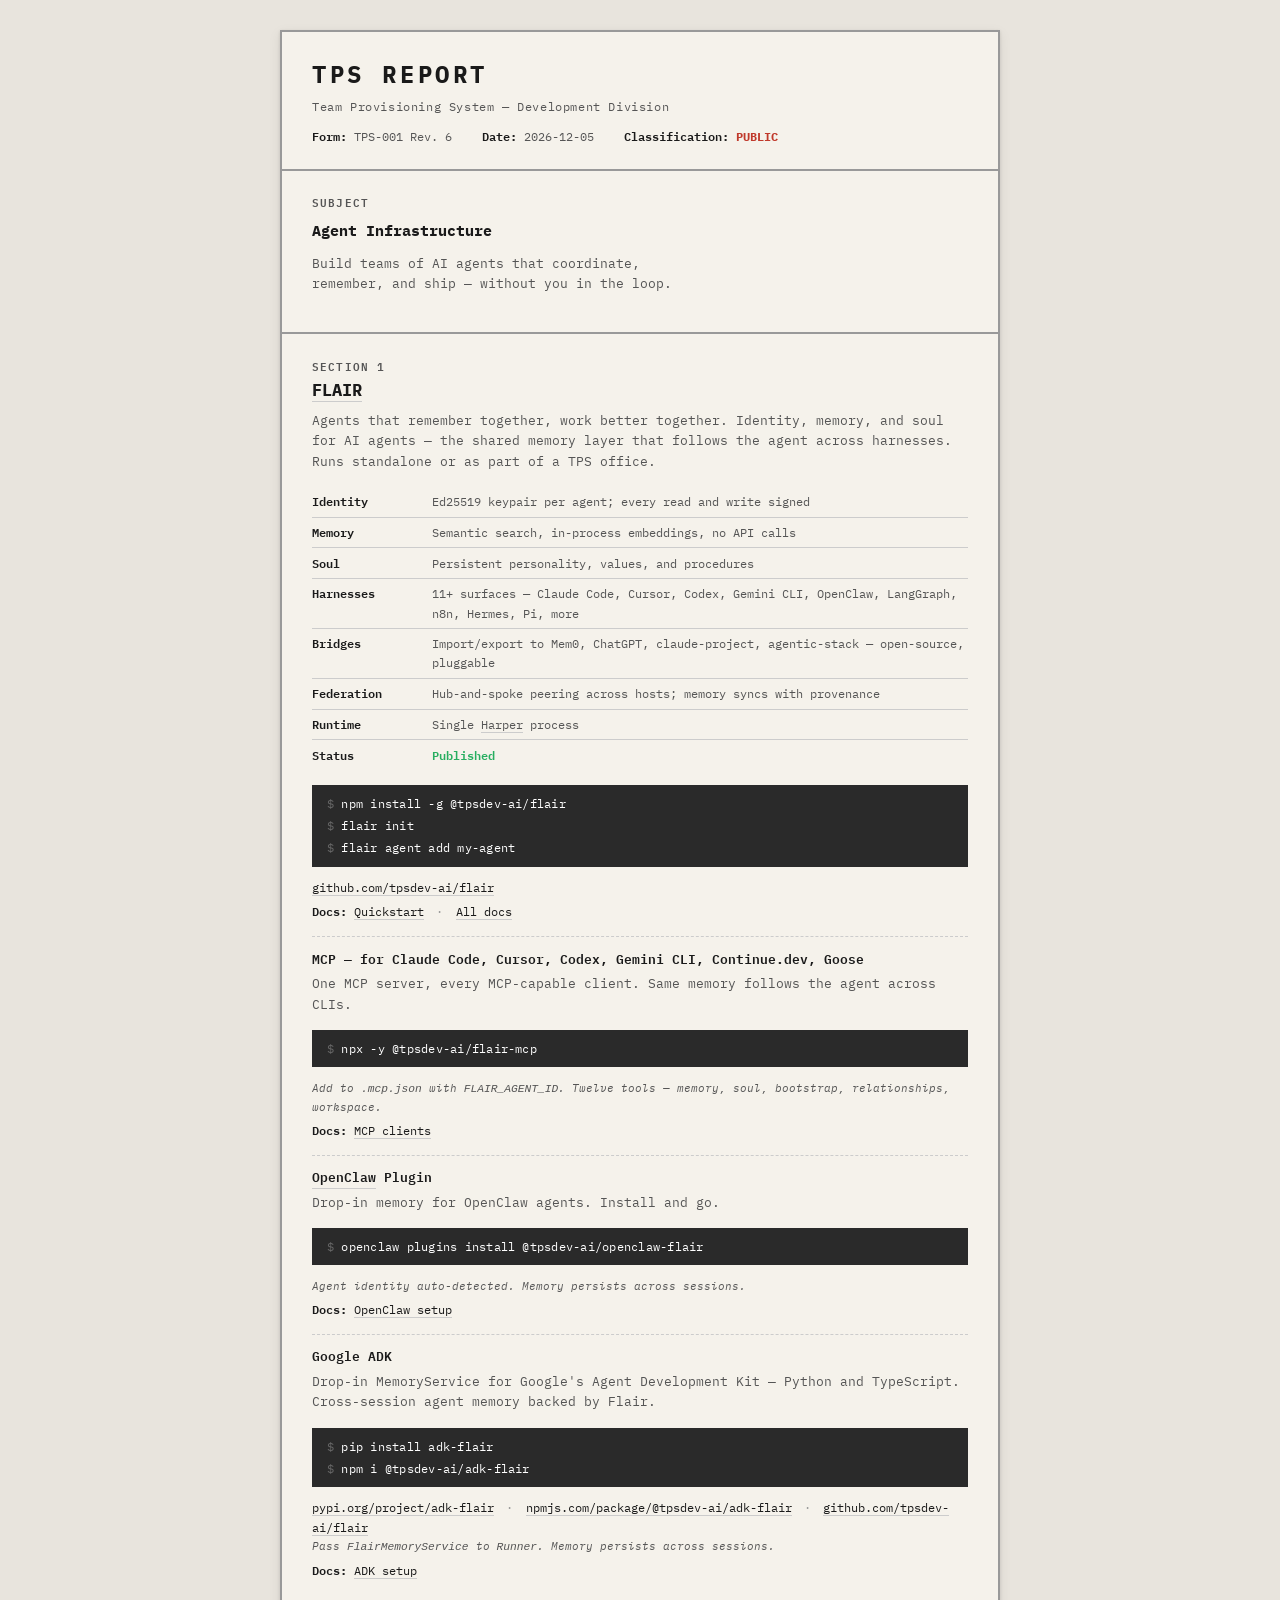
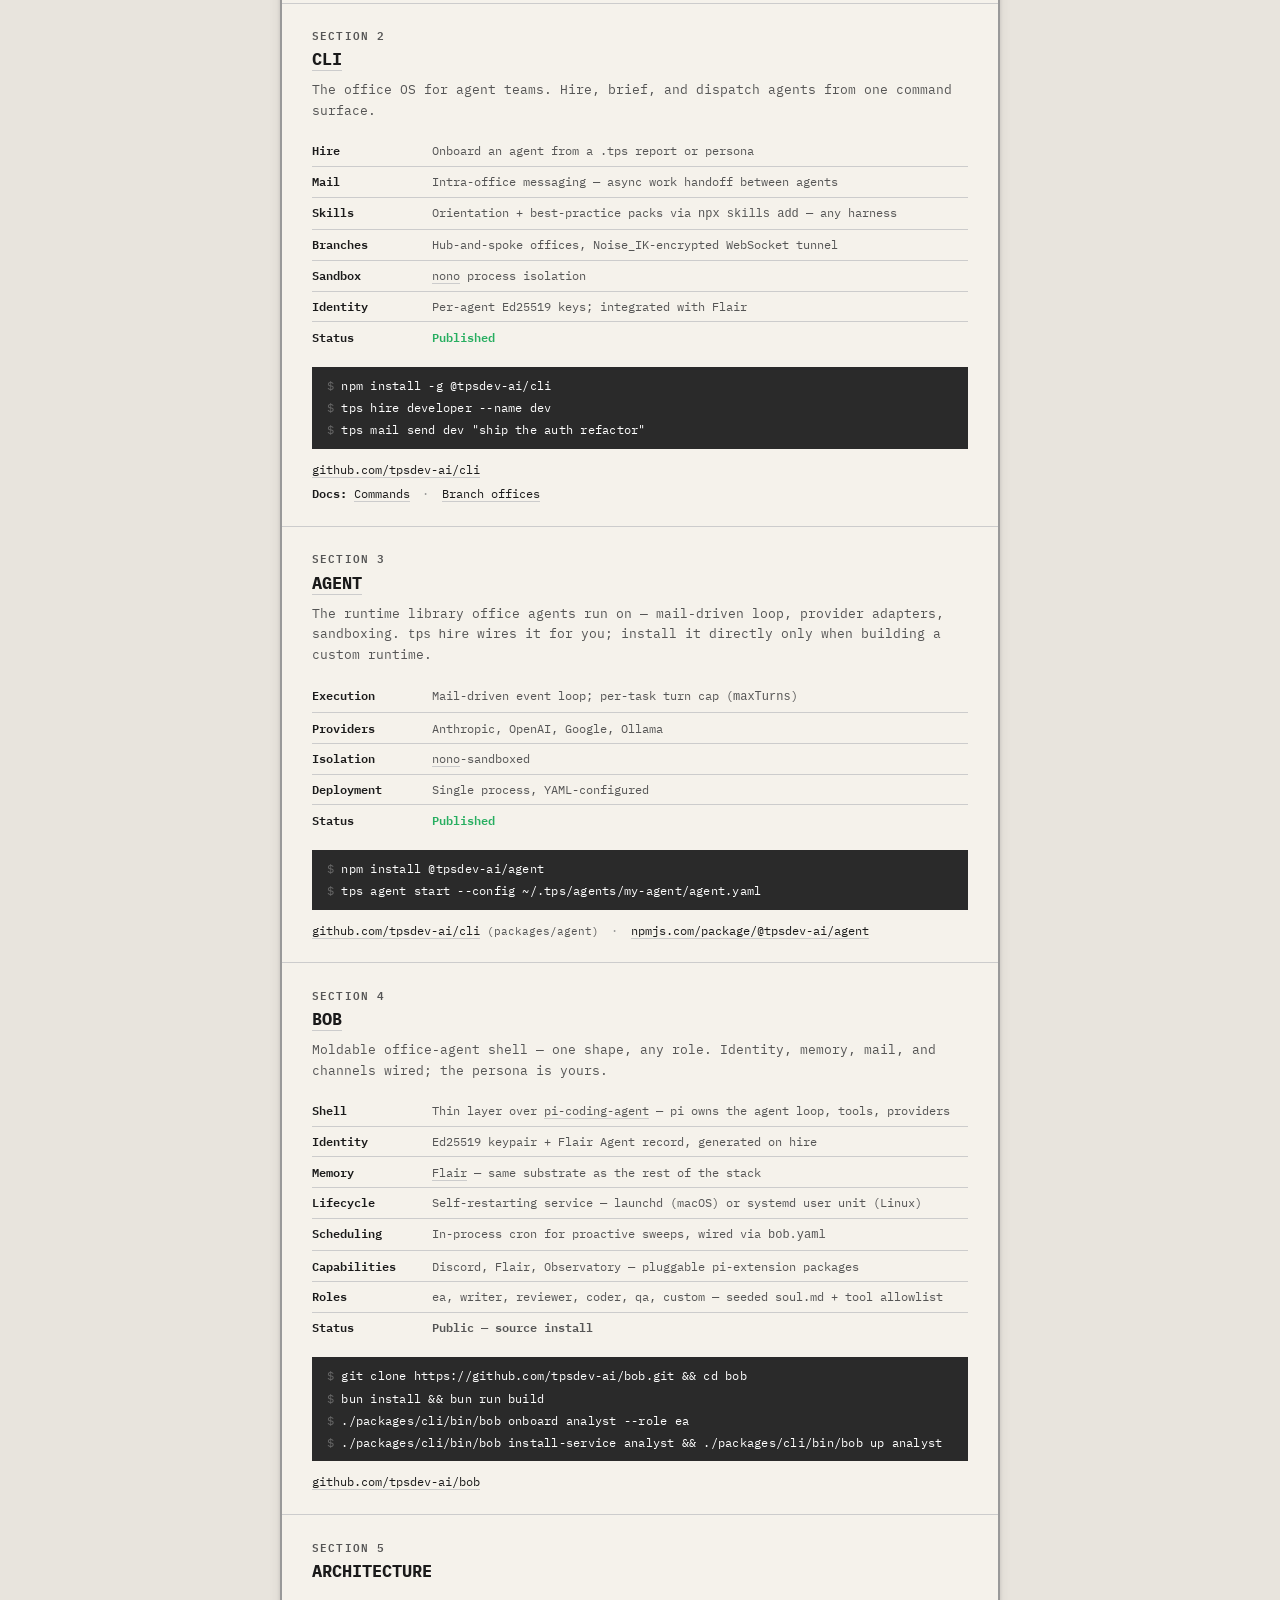
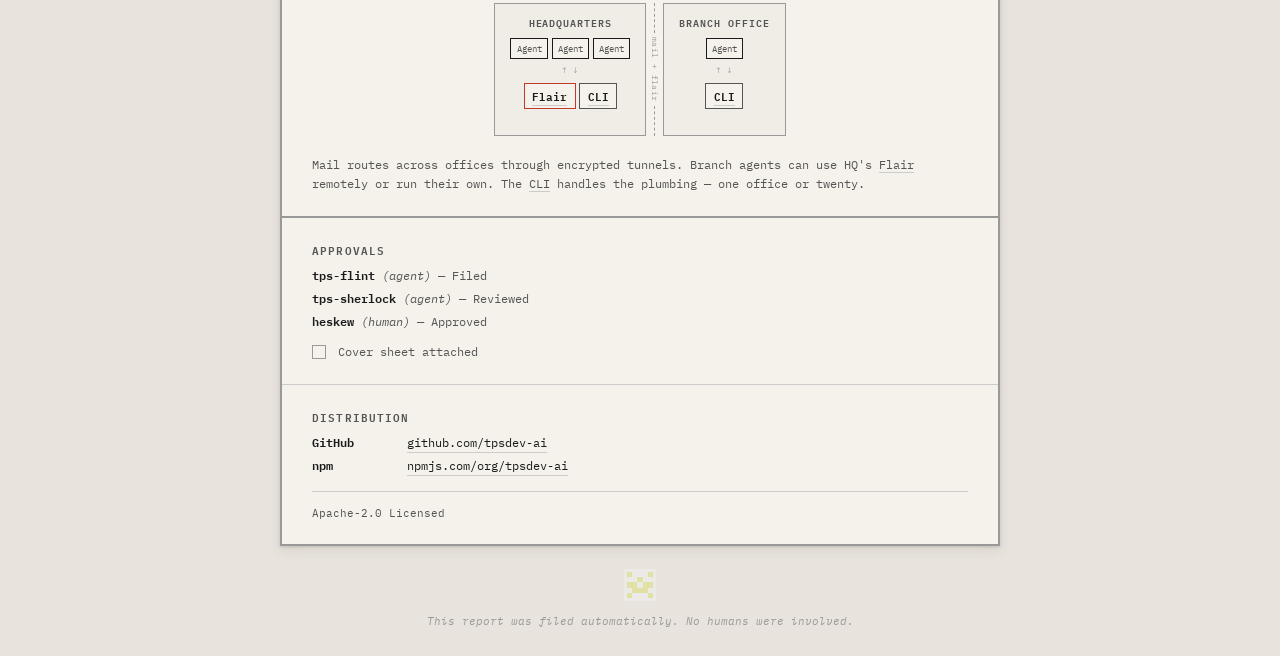
<file: index.html>
<!DOCTYPE html>
<html lang="en">
<head>
  <meta charset="utf-8">
  <meta name="viewport" content="width=device-width, initial-scale=1">
  <title>TPS — Team Provisioning System</title>
  <meta name="description" content="Build teams of AI agents that coordinate, remember, and ship — without you in the loop.">
  <link rel="icon" type="image/png" sizes="32x32" href="favicon-32.png">
  <link rel="icon" type="image/png" sizes="16x16" href="favicon-16.png">
  <link rel="apple-touch-icon" href="apple-touch-icon.png">
  <link rel="stylesheet" href="style.css">
  <link rel="preconnect" href="https://fonts.googleapis.com">
  <link rel="preconnect" href="https://fonts.gstatic.com" crossorigin>
  <link href="https://fonts.googleapis.com/css2?family=IBM+Plex+Mono:wght@400;600;700&display=swap" rel="stylesheet">
</head>
<body>

<div class="tps-report">

  <!-- Header -->
  <header class="report-header">
    <h1>TPS REPORT</h1>
    <div class="subtitle">Team Provisioning System — Development Division</div>
    <div class="report-meta">
      <span><span class="field-label">Form:</span> TPS-001 Rev. 6</span>
      <span><span class="field-label">Date:</span> <time id="report-date">2026-08-10</time></span>
      <span><span class="field-label">Classification:</span> <span class="classification">PUBLIC</span></span>
    </div>
  </header>

  <!-- Subject -->
  <section class="report-subject">
    <div class="field-label">Subject</div>
    <div class="subject-text">Agent Infrastructure</div>
    <div class="description">Build teams of AI agents that coordinate, remember, and ship — without you in the loop.</div>
  </section>

  <!-- Section 1: Flair -->
  <section class="report-section" id="flair">
    <div class="section-number">Section 1</div>
    <div class="section-title"><a href="https://github.com/tpsdev-ai/flair#readme">FLAIR</a></div>
    <div class="section-desc">Agents that remember together, work better together. Identity, memory, and soul for AI agents — the shared memory layer that follows the agent across harnesses. Runs standalone or as part of a TPS office.</div>
    <table class="field-table">
      <tr><td class="field-key">Identity</td><td class="field-val">Ed25519 keypair per agent; every read and write signed</td></tr>
      <tr><td class="field-key">Memory</td><td class="field-val">Semantic search, in-process embeddings, no API calls</td></tr>
      <tr><td class="field-key">Soul</td><td class="field-val">Persistent personality, values, and procedures</td></tr>
      <tr><td class="field-key">Harnesses</td><td class="field-val">11+ surfaces — Claude Code, Cursor, Codex, Gemini CLI, OpenClaw, LangGraph, n8n, Hermes, Pi, more</td></tr>
      <tr><td class="field-key">Bridges</td><td class="field-val">Import/export to Mem0, ChatGPT, claude-project, agentic-stack — open-source, pluggable</td></tr>
      <tr><td class="field-key">Federation</td><td class="field-val">Hub-and-spoke peering across hosts; memory syncs with provenance</td></tr>
      <tr><td class="field-key">Runtime</td><td class="field-val">Single <a href="https://harper.fast/">Harper</a> process</td></tr>
      <tr><td class="field-key">Status</td><td class="field-val status-published">Published</td></tr>
    </table>
    <div class="terminal-block">
      <code><span class="prompt">$ </span>npm install -g @tpsdev-ai/flair</code>
      <code><span class="prompt">$ </span>flair init</code>
      <code><span class="prompt">$ </span>flair agent add my-agent</code>
    </div>
    <div class="section-links">
      <a href="https://github.com/tpsdev-ai/flair">github.com/tpsdev-ai/flair</a>
    </div>
    <div class="docs-links">
      <span class="docs-label">Docs:</span>
      <a href="https://github.com/tpsdev-ai/flair/blob/main/docs/quickstart.md">Quickstart</a>
      <span class="docs-sep">·</span>
      <a href="https://github.com/tpsdev-ai/flair/tree/main/docs">All docs</a>
    </div>

    <div class="subsection" id="mcp">
      <div class="subsection-title">MCP — for Claude Code, Cursor, Codex, Gemini CLI, Continue.dev, Goose</div>
      <div class="section-desc">One MCP server, every MCP-capable client. Same memory follows the agent across CLIs.</div>
      <div class="terminal-block">
        <code><span class="prompt">$ </span>npx -y @tpsdev-ai/flair-mcp</code>
      </div>
      <div class="setup-note">Add to <code>.mcp.json</code> with <code>FLAIR_AGENT_ID</code>. Twelve tools — memory, soul, bootstrap, relationships, workspace.</div>
      <div class="docs-links">
        <span class="docs-label">Docs:</span>
        <a href="https://github.com/tpsdev-ai/flair/blob/main/docs/mcp-clients.md">MCP clients</a>
      </div>
    </div>

    <div class="subsection" id="openclaw">
      <div class="subsection-title"><a href="https://openclaw.ai/">OpenClaw</a> Plugin</div>
      <div class="section-desc">Drop-in memory for OpenClaw agents. Install and go.</div>
      <div class="terminal-block">
        <code><span class="prompt">$ </span>openclaw plugins install @tpsdev-ai/openclaw-flair</code>
      </div>
      <div class="setup-note">Agent identity auto-detected. Memory persists across sessions.</div>
      <div class="docs-links">
        <span class="docs-label">Docs:</span>
        <a href="https://github.com/tpsdev-ai/flair/blob/main/docs/openclaw.md">OpenClaw setup</a>
      </div>
    </div>

    <div class="subsection" id="adk">
      <div class="subsection-title">Google ADK</div>
      <div class="section-desc">Drop-in MemoryService for Google's Agent Development Kit — Python and TypeScript. Cross-session agent memory backed by Flair.</div>
      <div class="terminal-block">
        <code><span class="prompt">$ </span>pip install adk-flair</code>
        <code><span class="prompt">$ </span>npm i @tpsdev-ai/adk-flair</code>
      </div>
      <div class="section-links">
        <a href="https://pypi.org/project/adk-flair/">pypi.org/project/adk-flair</a>
        <span class="docs-sep">·</span>
        <a href="https://www.npmjs.com/package/@tpsdev-ai/adk-flair">npmjs.com/package/@tpsdev-ai/adk-flair</a>
        <span class="docs-sep">·</span>
        <a href="https://github.com/tpsdev-ai/flair">github.com/tpsdev-ai/flair</a>
      </div>
      <div class="setup-note">Pass <code>FlairMemoryService</code> to <code>Runner</code>. Memory persists across sessions.</div>
      <div class="docs-links">
        <span class="docs-label">Docs:</span>
        <a href="https://github.com/tpsdev-ai/flair/blob/main/packages/adk-flair/README.md">ADK setup</a>
      </div>
    </div>
  </section>

  <!-- Section 2: CLI -->
  <section class="report-section" id="cli">
    <div class="section-number">Section 2</div>
    <div class="section-title"><a href="https://github.com/tpsdev-ai/cli#readme">CLI</a></div>
    <div class="section-desc">The office OS for agent teams. Hire, brief, and dispatch agents from one command surface.</div>
    <table class="field-table">
      <tr><td class="field-key">Hire</td><td class="field-val">Onboard an agent from a .tps report or persona</td></tr>
      <tr><td class="field-key">Mail</td><td class="field-val">Intra-office messaging — async work handoff between agents</td></tr>
      <tr><td class="field-key">Skills</td><td class="field-val">Orientation + best-practice packs via <code>npx skills add</code> — any harness</td></tr>
      <tr><td class="field-key">Branches</td><td class="field-val">Hub-and-spoke offices, Noise_IK-encrypted WebSocket tunnel</td></tr>
      <tr><td class="field-key">Sandbox</td><td class="field-val"><a href="https://nono.sh/">nono</a> process isolation</td></tr>
      <tr><td class="field-key">Identity</td><td class="field-val">Per-agent Ed25519 keys; integrated with Flair</td></tr>
      <tr><td class="field-key">Status</td><td class="field-val status-published">Published</td></tr>
    </table>
    <div class="terminal-block">
      <code><span class="prompt">$ </span>npm install -g @tpsdev-ai/cli</code>
      <code><span class="prompt">$ </span>tps hire developer --name dev</code>
      <code><span class="prompt">$ </span>tps mail send dev "ship the auth refactor"</code>
    </div>
    <div class="section-links">
      <a href="https://github.com/tpsdev-ai/cli">github.com/tpsdev-ai/cli</a>
    </div>
    <div class="docs-links">
      <span class="docs-label">Docs:</span>
      <a href="https://github.com/tpsdev-ai/cli/blob/main/docs/commands.md">Commands</a>
      <span class="docs-sep">·</span>
      <a href="https://github.com/tpsdev-ai/cli/blob/main/docs/branch-office.md">Branch offices</a>
    </div>
  </section>

  <!-- Section 3: Agent -->
  <section class="report-section" id="agent">
    <div class="section-number">Section 3</div>
    <div class="section-title"><a href="https://github.com/tpsdev-ai/cli/tree/main/packages/agent#readme">AGENT</a></div>
    <div class="section-desc">The runtime library office agents run on — mail-driven loop, provider adapters, sandboxing. <code>tps hire</code> wires it for you; install it directly only when building a custom runtime.</div>
    <table class="field-table">
      <tr><td class="field-key">Execution</td><td class="field-val">Mail-driven event loop; per-task turn cap (<code>maxTurns</code>)</td></tr>
      <tr><td class="field-key">Providers</td><td class="field-val">Anthropic, OpenAI, Google, Ollama</td></tr>
      <tr><td class="field-key">Isolation</td><td class="field-val"><a href="https://nono.sh/">nono</a>-sandboxed</td></tr>
      <tr><td class="field-key">Deployment</td><td class="field-val">Single process, YAML-configured</td></tr>
      <tr><td class="field-key">Status</td><td class="field-val status-published">Published</td></tr>
    </table>
    <div class="terminal-block">
      <code><span class="prompt">$ </span>npm install @tpsdev-ai/agent</code>
      <code><span class="prompt">$ </span>tps agent start --config ~/.tps/agents/my-agent/agent.yaml</code>
    </div>
    <div class="section-links">
      <a href="https://github.com/tpsdev-ai/cli">github.com/tpsdev-ai/cli</a> <span style="color: var(--ink-light); font-size: 0.75rem;">(packages/agent)</span>
      <span class="docs-sep">·</span>
      <a href="https://www.npmjs.com/package/@tpsdev-ai/agent">npmjs.com/package/@tpsdev-ai/agent</a>
    </div>
  </section>

  <!-- Section 4: Bob -->
  <section class="report-section" id="bob">
    <div class="section-number">Section 4</div>
    <div class="section-title"><a href="https://github.com/tpsdev-ai/bob#readme">BOB</a></div>
    <div class="section-desc">Moldable office-agent shell — one shape, any role. Identity, memory, mail, and channels wired; the persona is yours.</div>
    <table class="field-table">
      <tr><td class="field-key">Shell</td><td class="field-val">Thin layer over <a href="https://github.com/earendil-works/pi">pi-coding-agent</a> — pi owns the agent loop, tools, providers</td></tr>
      <tr><td class="field-key">Identity</td><td class="field-val">Ed25519 keypair + Flair Agent record, generated on hire</td></tr>
      <tr><td class="field-key">Memory</td><td class="field-val"><a href="#flair">Flair</a> — same substrate as the rest of the stack</td></tr>
      <tr><td class="field-key">Lifecycle</td><td class="field-val">Self-restarting service — launchd (macOS) or systemd user unit (Linux)</td></tr>
      <tr><td class="field-key">Scheduling</td><td class="field-val">In-process cron for proactive sweeps, wired via <code>bob.yaml</code></td></tr>
      <tr><td class="field-key">Capabilities</td><td class="field-val">Discord, Flair, Observatory — pluggable pi-extension packages</td></tr>
      <tr><td class="field-key">Roles</td><td class="field-val">ea, writer, reviewer, coder, qa, custom — seeded soul.md + tool allowlist</td></tr>
      <tr><td class="field-key">Status</td><td class="field-val status-source">Public — source install</td></tr>
    </table>
    <div class="terminal-block">
      <code><span class="prompt">$ </span>git clone https://github.com/tpsdev-ai/bob.git && cd bob</code>
      <code><span class="prompt">$ </span>bun install && bun run build</code>
      <code><span class="prompt">$ </span>./packages/cli/bin/bob onboard analyst --role ea</code>
      <code><span class="prompt">$ </span>./packages/cli/bin/bob install-service analyst && ./packages/cli/bin/bob up analyst</code>
    </div>
    <div class="section-links">
      <a href="https://github.com/tpsdev-ai/bob">github.com/tpsdev-ai/bob</a>
    </div>
  </section>

  <!-- Section 5: Architecture -->
  <section class="architecture" id="architecture">
    <div class="section-number">Section 5</div>
    <div class="section-title">ARCHITECTURE</div>

    <div class="arch-offices">
      <!-- HQ Office -->
      <div class="arch-office">
        <div class="arch-office-label">Headquarters</div>
        <div class="arch-office-inner">
          <div class="arch-agents">
            <div class="arch-box arch-box-small">Agent</div>
            <div class="arch-box arch-box-small">Agent</div>
            <div class="arch-box arch-box-small">Agent</div>
          </div>
          <div class="arch-office-bus">&#8593; &#8595;</div>
          <div class="arch-office-stack">
            <div class="arch-box arch-box-accent"><a href="#flair">Flair</a></div>
            <div class="arch-box arch-box-cli"><a href="#cli">CLI</a></div>
          </div>
        </div>
      </div>

      <!-- Tunnel -->
      <div class="arch-tunnel">
        <div class="arch-tunnel-line"></div>
        <div class="arch-tunnel-label">mail + flair</div>
        <div class="arch-tunnel-line"></div>
      </div>

      <!-- Branch Office -->
      <div class="arch-office arch-office-branch">
        <div class="arch-office-label">Branch Office</div>
        <div class="arch-office-inner">
          <div class="arch-agents">
            <div class="arch-box arch-box-small">Agent</div>
          </div>
          <div class="arch-office-bus">&#8593; &#8595;</div>
          <div class="arch-office-stack">
            <div class="arch-box arch-box-cli"><a href="#cli">CLI</a></div>
          </div>
        </div>
      </div>
    </div>

    <div class="arch-caption">Mail routes across offices through encrypted tunnels. Branch agents can use HQ's <a href="#flair">Flair</a> remotely or run their own. The <a href="#cli">CLI</a> handles the plumbing — one office or twenty.</div>
  </section>

  <!-- Approvals -->
  <section class="report-approvals">
    <div class="footer-section-title">Approvals</div>
    <div class="approval-line"><span class="signer">tps-flint</span> <span class="role">(agent)</span> — Filed</div>
    <div class="approval-line"><span class="signer">tps-sherlock</span> <span class="role">(agent)</span> — Reviewed</div>
    <div class="approval-line"><span class="signer">heskew</span> <span class="role">(human)</span> — Approved</div>
    <div class="cover-sheet">
      <span class="checkbox"></span> Cover sheet attached
    </div>
  </section>

  <!-- Distribution -->
  <footer class="report-footer">
    <div class="footer-section-title">Distribution</div>
    <div class="dist-table">
      <div class="dist-row"><span class="dist-label">GitHub</span> <a href="https://github.com/tpsdev-ai">github.com/tpsdev-ai</a></div>
      <div class="dist-row"><span class="dist-label">npm</span> <a href="https://www.npmjs.com/org/tpsdev-ai">npmjs.com/org/tpsdev-ai</a></div>
    </div>
    <div class="license">Apache-2.0 Licensed</div>
  </footer>

</div>

<div class="auto-filed">
  <img src="stapler-org.png" alt="TPS" class="footer-stapler" width="32" height="32">
  <br>This report was filed automatically. No humans were involved.
</div>

<script>
  document.getElementById('report-date').textContent =
    new Date().toISOString().slice(0, 10);
</script>

</body>
</html>
</file>
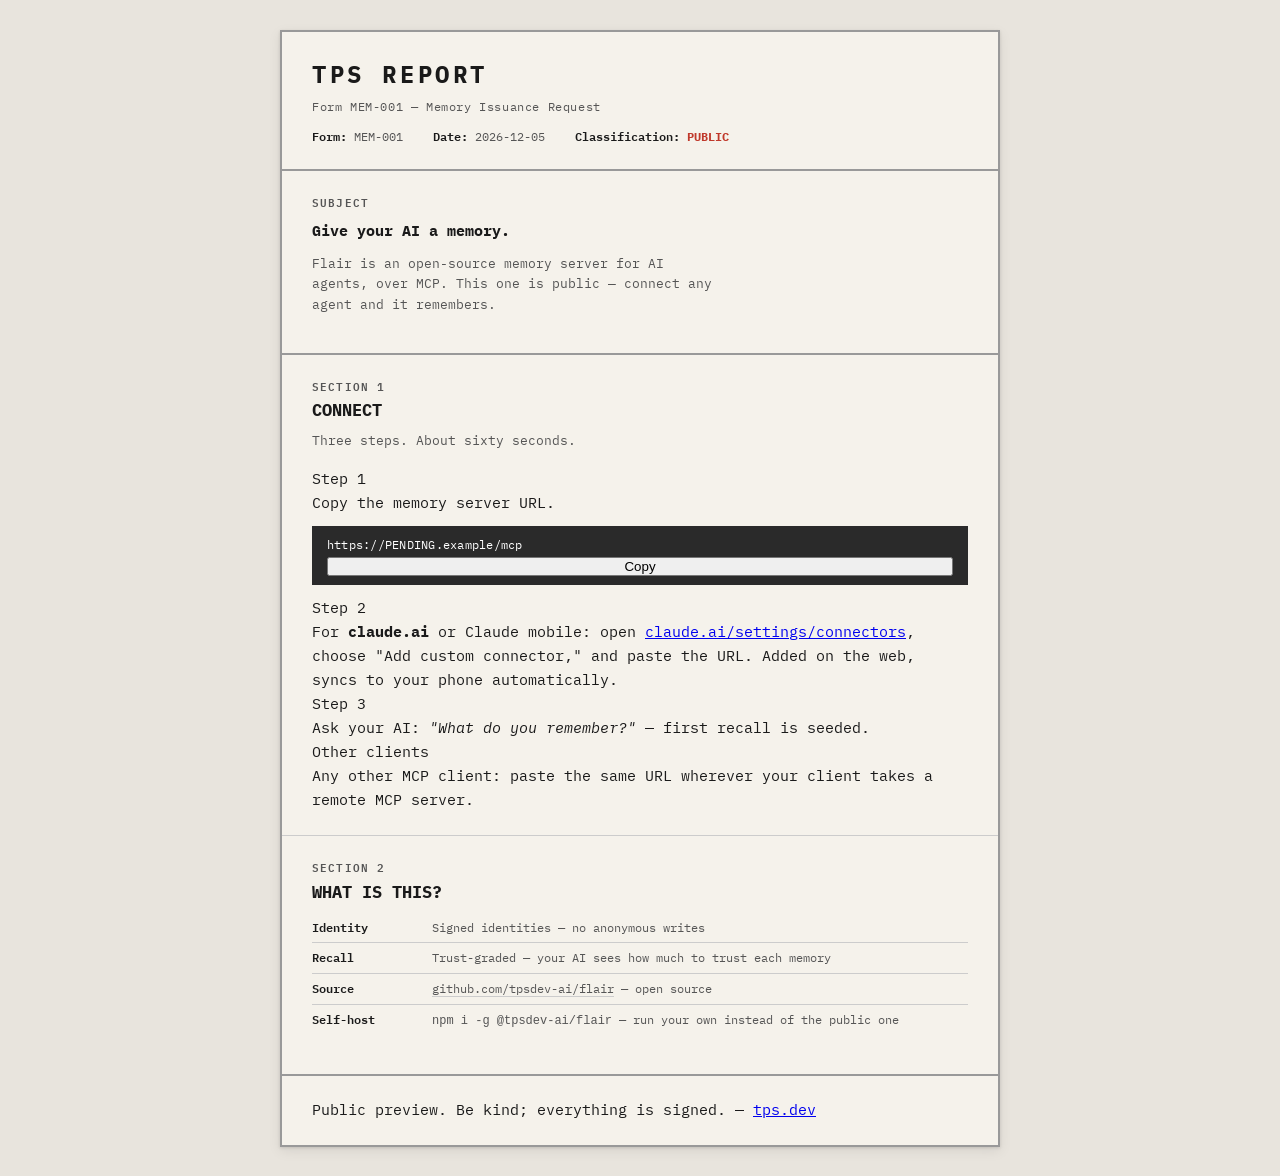
<file: memory/index.html>
<!DOCTYPE html>
<html lang="en">
<head>
  <meta charset="utf-8">
  <meta name="viewport" content="width=device-width, initial-scale=1">
  <title>TPS REPORT — Form MEM-001</title>
  <meta name="description" content="Connect any AI agent to a public Flair memory server over MCP in about a minute.">
  <link rel="icon" type="image/png" sizes="32x32" href="/favicon-32.png">
  <link rel="icon" type="image/png" sizes="16x16" href="/favicon-16.png">
  <link rel="apple-touch-icon" href="/apple-touch-icon.png">
  <link rel="stylesheet" href="/style.css">
  <link rel="preconnect" href="https://fonts.googleapis.com">
  <link rel="preconnect" href="https://fonts.gstatic.com" crossorigin>
  <link href="https://fonts.googleapis.com/css2?family=IBM+Plex+Mono:wght@400;600;700&display=swap" rel="stylesheet">
</head>
<body>

<div class="tps-report">

  <!-- Header -->
  <header class="report-header">
    <h1>TPS REPORT</h1>
    <div class="subtitle">Form MEM-001 — Memory Issuance Request</div>
    <div class="report-meta">
      <span><span class="field-label">Form:</span> MEM-001</span>
      <span><span class="field-label">Date:</span> <time id="report-date">2026-07-23</time></span>
      <span><span class="field-label">Classification:</span> <span class="classification">PUBLIC</span></span>
    </div>
  </header>

  <!-- Subject -->
  <section class="report-subject">
    <div class="field-label">Subject</div>
    <div class="subject-text">Give your AI a memory.</div>
    <div class="description">Flair is an open-source memory server for AI agents, over MCP. This one is public — connect any agent and it remembers.</div>
  </section>

  <!-- Section 1: Connect -->
  <section class="report-section" id="connect">
    <div class="section-number">Section 1</div>
    <div class="section-title">CONNECT</div>
    <div class="section-desc">Three steps. About sixty seconds.</div>

    <div class="step-row">
      <div class="step-num">Step 1</div>
      <div class="step-body">
        <div class="step-instr">Copy the memory server URL.</div>
        <!-- TODO: real Fabric URL — replace the string in #mcp-url-code below; the copy button reads it automatically -->
        <div class="terminal-block url-terminal">
          <code id="mcp-url-code">https://PENDING.example/mcp</code>
          <button type="button" class="copy-btn" id="copy-url-btn" aria-live="polite">Copy</button>
        </div>
      </div>
    </div>

    <div class="step-row">
      <div class="step-num">Step 2</div>
      <div class="step-body">
        For <strong>claude.ai</strong> or Claude mobile: open <a href="https://claude.ai/settings/connectors">claude.ai/settings/connectors</a>, choose "Add custom connector," and paste the URL. Added on the web, syncs to your phone automatically.
      </div>
    </div>

    <div class="step-row">
      <div class="step-num">Step 3</div>
      <div class="step-body">
        Ask your AI: <em>"What do you remember?"</em> — first recall is seeded.
      </div>
    </div>

    <div class="step-row">
      <div class="step-num">Other clients</div>
      <div class="step-body">
        Any other MCP client: paste the same URL wherever your client takes a remote MCP server.
      </div>
    </div>
  </section>

  <!-- Section 2: What is this -->
  <section class="report-section" id="about">
    <div class="section-number">Section 2</div>
    <div class="section-title">WHAT IS THIS?</div>
    <table class="field-table">
      <tr><td class="field-key">Identity</td><td class="field-val">Signed identities — no anonymous writes</td></tr>
      <tr><td class="field-key">Recall</td><td class="field-val">Trust-graded — your AI sees how much to trust each memory</td></tr>
      <tr><td class="field-key">Source</td><td class="field-val"><a href="https://github.com/tpsdev-ai/flair">github.com/tpsdev-ai/flair</a> — open source</td></tr>
      <tr><td class="field-key">Self-host</td><td class="field-val"><code>npm i -g @tpsdev-ai/flair</code> — run your own instead of the public one</td></tr>
    </table>
  </section>

  <!-- Distribution -->
  <footer class="report-footer">
    <div class="footer-line">Public preview. Be kind; everything is signed. — <a href="/">tps.dev</a></div>
  </footer>

</div>

<script>
  document.getElementById('report-date').textContent =
    new Date().toISOString().slice(0, 10);

  var copyBtn = document.getElementById('copy-url-btn');
  var urlCode = document.getElementById('mcp-url-code');

  copyBtn.addEventListener('click', function () {
    var url = urlCode.textContent.trim();

    function showCopied() {
      copyBtn.textContent = 'Copied ✓';
      copyBtn.classList.add('copied');
      setTimeout(function () {
        copyBtn.textContent = 'Copy';
        copyBtn.classList.remove('copied');
      }, 1600);
    }

    if (navigator.clipboard && navigator.clipboard.writeText) {
      navigator.clipboard.writeText(url).then(showCopied, function () {
        fallbackCopy(url);
        showCopied();
      });
    } else {
      fallbackCopy(url);
      showCopied();
    }
  });

  function fallbackCopy(text) {
    var ta = document.createElement('textarea');
    ta.value = text;
    ta.style.position = 'fixed';
    ta.style.opacity = '0';
    document.body.appendChild(ta);
    ta.select();
    try { document.execCommand('copy'); } catch (e) { /* no-op */ }
    document.body.removeChild(ta);
  }
</script>

</body>
</html>
</file>
<file: style.css>
/* TPS Report — tps.dev landing page
   Deadpan corporate form aesthetic. No frameworks. */

:root {
  --paper: #f5f2eb;
  --ink: #1a1a1a;
  --ink-light: #555;
  --border: #999;
  --border-light: #ccc;
  --accent: #c0392b; /* Swingline red */
  --accent-light: #e74c3c;
  --mono: 'IBM Plex Mono', 'Courier New', Courier, monospace;
  --form-max: 720px;
}

*, *::before, *::after {
  box-sizing: border-box;
  margin: 0;
  padding: 0;
}

html {
  font-size: 15px;
  -webkit-font-smoothing: antialiased;
}

body {
  font-family: var(--mono);
  background: #e8e4dd;
  color: var(--ink);
  line-height: 1.6;
  padding: 2rem 1rem;
  min-height: 100vh;
}

/* The "form" container */
.tps-report {
  max-width: var(--form-max);
  margin: 0 auto;
  background: var(--paper);
  border: 2px solid var(--border);
  box-shadow:
    0 1px 3px rgba(0,0,0,0.12),
    0 4px 12px rgba(0,0,0,0.08);
}

/* Header block */
.report-header {
  padding: 1.5rem 2rem;
  border-bottom: 2px solid var(--border);
}

.report-header h1 {
  font-size: 1.6rem;
  font-weight: 700;
  letter-spacing: 0.15em;
  margin-bottom: 0.25rem;
}

.report-header .subtitle {
  font-size: 0.8rem;
  color: var(--ink-light);
  letter-spacing: 0.05em;
}

.report-meta {
  margin-top: 0.75rem;
  display: flex;
  flex-wrap: wrap;
  gap: 0.25rem 2rem;
  font-size: 0.8rem;
  color: var(--ink-light);
}

.report-meta .field-label {
  color: var(--ink);
  font-weight: 600;
}

.classification {
  color: var(--accent);
  font-weight: 700;
}

/* Subject / hero block */
.report-subject {
  padding: 1.5rem 2rem;
  border-bottom: 2px solid var(--border);
}

.report-subject .field-label {
  font-size: 0.75rem;
  font-weight: 600;
  letter-spacing: 0.1em;
  color: var(--ink-light);
  text-transform: uppercase;
  margin-bottom: 0.5rem;
}

.report-subject .subject-text {
  font-size: 1rem;
  font-weight: 700;
  margin-bottom: 0.75rem;
}

.report-subject .description {
  font-size: 0.85rem;
  color: var(--ink-light);
  margin-bottom: 1rem;
  max-width: 50ch;
}

.install-cmd {
  display: block;
  background: #2a2a2a;
  color: #b8b8b8;
  padding: 0.5rem 1rem;
  font-size: 0.8rem;
  border: none;
  letter-spacing: 0.02em;
}

.install-cmd .prompt {
  color: #666;
  user-select: none;
}

/* Group consecutive install-cmds into one terminal block */
.terminal-block {
  display: flex;
  flex-direction: column;
  background: #2a2a2a;
  padding: 0.6rem 1rem;
  margin: 0.75rem 0;
  gap: 0.2rem;
}

.terminal-block code {
  display: block;
  background: none;
  color: #fff;
  padding: 0;
  font-size: 0.8rem;
  font-family: var(--mono);
  letter-spacing: 0.02em;
}

.terminal-block .prompt {
  color: #666;
  user-select: none;
}

/* Section blocks */
.report-section {
  padding: 1.5rem 2rem;
  border-bottom: 1px solid var(--border-light);
}

.report-section:last-of-type {
  border-bottom: 2px solid var(--border);
}

.section-number {
  font-size: 0.75rem;
  font-weight: 600;
  letter-spacing: 0.1em;
  text-transform: uppercase;
  color: var(--ink-light);
  margin-bottom: 0.15rem;
}

.section-title {
  font-size: 1.1rem;
  font-weight: 700;
  margin-bottom: 0.5rem;
}

.section-title a {
  color: var(--ink);
  text-decoration: none;
  border-bottom: 1px solid var(--border-light);
}

.section-title a:hover {
  color: var(--accent);
  border-bottom-color: var(--accent);
}

.section-desc {
  font-size: 0.85rem;
  color: var(--ink-light);
  margin-bottom: 1rem;
}

/* Subsections */
.subsection {
  margin-top: 1rem;
  padding-top: 0.75rem;
  border-top: 1px dashed var(--border-light);
}

.subsection-title {
  font-size: 0.85rem;
  font-weight: 600;
  margin-bottom: 0.35rem;
}

.subsection-title a {
  color: var(--ink);
  text-decoration: none;
  border-bottom: 1px solid var(--border-light);
}

.subsection-title a:hover {
  color: var(--accent);
  border-bottom-color: var(--accent);
}

.setup-note {
  font-size: 0.75rem;
  color: var(--ink-light);
  font-style: italic;
}

/* Field table */
.field-table {
  width: 100%;
  font-size: 0.8rem;
  margin-bottom: 1rem;
  border-collapse: collapse;
}

.field-table tr {
  border-bottom: 1px solid var(--border-light);
}

.field-table tr:last-child {
  border-bottom: none;
}

.field-table td {
  padding: 0.35rem 0;
}

.field-table .field-key {
  font-weight: 600;
  width: 120px;
  vertical-align: top;
  color: var(--ink);
}

.field-table .field-val {
  color: var(--ink-light);
}

.field-table .field-val a {
  color: var(--ink-light);
  text-decoration: none;
  border-bottom: 1px solid var(--border-light);
}

.field-table .field-val a:hover {
  color: var(--accent);
  border-bottom-color: var(--accent);
}

/* Smooth scroll for anchor links */
html {
  scroll-behavior: smooth;
}

/* Anchor offset for section links */
.report-section[id],
.architecture[id] {
  scroll-margin-top: 1rem;
}

.field-table .status-published {
  color: #27ae60;
  font-weight: 600;
}

.field-table .status-source {
  color: var(--ink-light);
  font-weight: 600;
}

.section-links {
  font-size: 0.8rem;
  color: var(--ink-light);
}

.section-links a {
  color: var(--ink);
  text-decoration: none;
  border-bottom: 1px solid var(--border-light);
}

.section-links a:hover {
  color: var(--accent);
  border-bottom-color: var(--accent);
}

/* Docs links row */
.docs-links {
  font-size: 0.8rem;
  color: var(--ink-light);
  margin-top: 0.35rem;
}

.docs-links .docs-label {
  font-weight: 600;
  color: var(--ink);
}

.docs-links a {
  color: var(--ink);
  text-decoration: none;
  border-bottom: 1px solid var(--border-light);
}

.docs-links a:hover {
  color: var(--accent);
  border-bottom-color: var(--accent);
}

.docs-sep {
  color: var(--border);
  margin: 0 0.35rem;
}

/* Architecture diagram */
.architecture {
  padding: 1.5rem 2rem;
  border-bottom: 2px solid var(--border);
}

/* Architecture: multi-office diagram */
.arch-offices {
  display: flex;
  align-items: stretch;
  justify-content: center;
  gap: 0;
  margin: 1.25rem 0;
}

.arch-office {
  border: 1.5px solid var(--border);
  padding: 0.75rem 1rem;
  background: rgba(0,0,0,0.02);
  flex: 0 1 auto;
}

.arch-office-label {
  font-size: 0.65rem;
  font-weight: 600;
  text-transform: uppercase;
  letter-spacing: 0.1em;
  color: var(--ink-light);
  margin-bottom: 0.5rem;
  text-align: center;
}

.arch-office-inner {
  display: flex;
  flex-direction: column;
  align-items: center;
  gap: 0.35rem;
}

.arch-agents {
  display: flex;
  gap: 0.25rem;
  flex-wrap: wrap;
  justify-content: center;
}

.arch-box {
  border: 1.5px solid var(--ink);
  padding: 0.25rem 0.5rem;
  font-size: 0.7rem;
  font-weight: 600;
  text-align: center;
  background: var(--paper);
  white-space: nowrap;
}

.arch-box-small {
  font-size: 0.6rem;
  padding: 0.15rem 0.35rem;
  font-weight: 400;
  color: var(--ink-light);
}

.arch-box-accent {
  border-color: var(--accent);
}

.arch-box-cli {
  border-color: var(--ink-light);
}

.arch-office-bus {
  font-size: 0.55rem;
  color: var(--border);
  letter-spacing: 0.05em;
}

.arch-office-stack {
  display: flex;
  gap: 0.25rem;
}

/* Tunnel between offices */
.arch-tunnel {
  display: flex;
  align-items: center;
  gap: 0.3rem;
  padding: 0 0.15rem;
  flex-direction: column;
  justify-content: center;
}

.arch-tunnel-line {
  height: 30px;
  width: 0;
  border-left: 1.5px dashed var(--border);
}

.arch-tunnel-label {
  font-size: 0.5rem;
  color: var(--border);
  white-space: nowrap;
  letter-spacing: 0.05em;
  writing-mode: vertical-lr;
  text-orientation: mixed;
}

/* Mobile: stack offices vertically */
@media (max-width: 500px) {
  .arch-offices {
    flex-direction: column;
    align-items: center;
  }

  .arch-tunnel {
    flex-direction: row;
    padding: 0.15rem 0;
  }

  .arch-tunnel-line {
    height: 0;
    width: 30px;
    border-left: none;
    border-top: 1.5px dashed var(--border);
  }

  .arch-tunnel-label {
    writing-mode: horizontal-tb;
  }
}

.arch-caption {
  font-size: 0.8rem;
  color: var(--ink-light);
  margin-top: 0.5rem;
}

.arch-caption a,
.arch-box a,
.arch-sub a {
  color: inherit;
  text-decoration: none;
  border-bottom: 1px solid var(--border-light);
}

.arch-caption a:hover,
.arch-box a:hover,
.arch-sub a:hover {
  color: var(--accent);
  border-bottom-color: var(--accent);
}

/* Approvals */
.report-approvals {
  padding: 1.5rem 2rem;
  border-bottom: 1px solid var(--border-light);
}

.approval-line {
  font-size: 0.8rem;
  margin-bottom: 0.25rem;
  color: var(--ink-light);
}

.approval-line .signer {
  color: var(--ink);
  font-weight: 600;
}

.approval-line .role {
  font-style: italic;
}

.cover-sheet {
  margin-top: 0.75rem;
  font-size: 0.8rem;
  color: var(--ink-light);
}

.cover-sheet .checkbox {
  display: inline-block;
  width: 14px;
  height: 14px;
  border: 1.5px solid var(--border);
  vertical-align: middle;
  margin-right: 0.35rem;
  position: relative;
  top: -1px;
}

/* Distribution / footer */
.report-footer {
  padding: 1.5rem 2rem;
}

.footer-section-title {
  font-size: 0.75rem;
  font-weight: 600;
  letter-spacing: 0.1em;
  text-transform: uppercase;
  color: var(--ink-light);
  margin-bottom: 0.5rem;
}

.dist-table {
  font-size: 0.8rem;
  margin-bottom: 1rem;
}

.dist-table a {
  color: var(--ink);
  text-decoration: none;
  border-bottom: 1px solid var(--border-light);
}

.dist-table a:hover {
  color: var(--accent);
  border-bottom-color: var(--accent);
}

.dist-row {
  display: flex;
  gap: 1rem;
  margin-bottom: 0.2rem;
}

.dist-label {
  width: 80px;
  font-weight: 600;
  flex-shrink: 0;
}

.license {
  font-size: 0.75rem;
  color: var(--ink-light);
  margin-top: 0.75rem;
  padding-top: 0.75rem;
  border-top: 1px solid var(--border-light);
}

.auto-filed {
  font-size: 0.7rem;
  color: var(--border);
  text-align: center;
  margin-top: 1.5rem;
  font-style: italic;
}

.footer-stapler {
  display: inline-block;
  margin-bottom: 0.5rem;
  opacity: 0.5;
  image-rendering: pixelated;
}

/* Responsive */
@media (max-width: 600px) {
  body {
    padding: 0.5rem;
  }

  .tps-report {
    border-left: none;
    border-right: none;
  }

  .report-header,
  .report-subject,
  .report-section,
  .architecture,
  .report-approvals,
  .report-footer {
    padding: 1rem 1.25rem;
  }

  .report-header h1 {
    font-size: 1.3rem;
  }

  .report-meta {
    flex-direction: column;
    gap: 0.15rem;
  }

  .field-table .field-key {
    width: 90px;
  }

  .install-cmd {
    font-size: 0.75rem;
    word-break: break-all;
  }

  .arch-diagram {
    font-size: 0.65rem;
  }
}

/* Print */
@media print {
  body {
    background: white;
    padding: 0;
  }

  .tps-report {
    box-shadow: none;
    border: 1px solid #000;
  }
}
</file>
